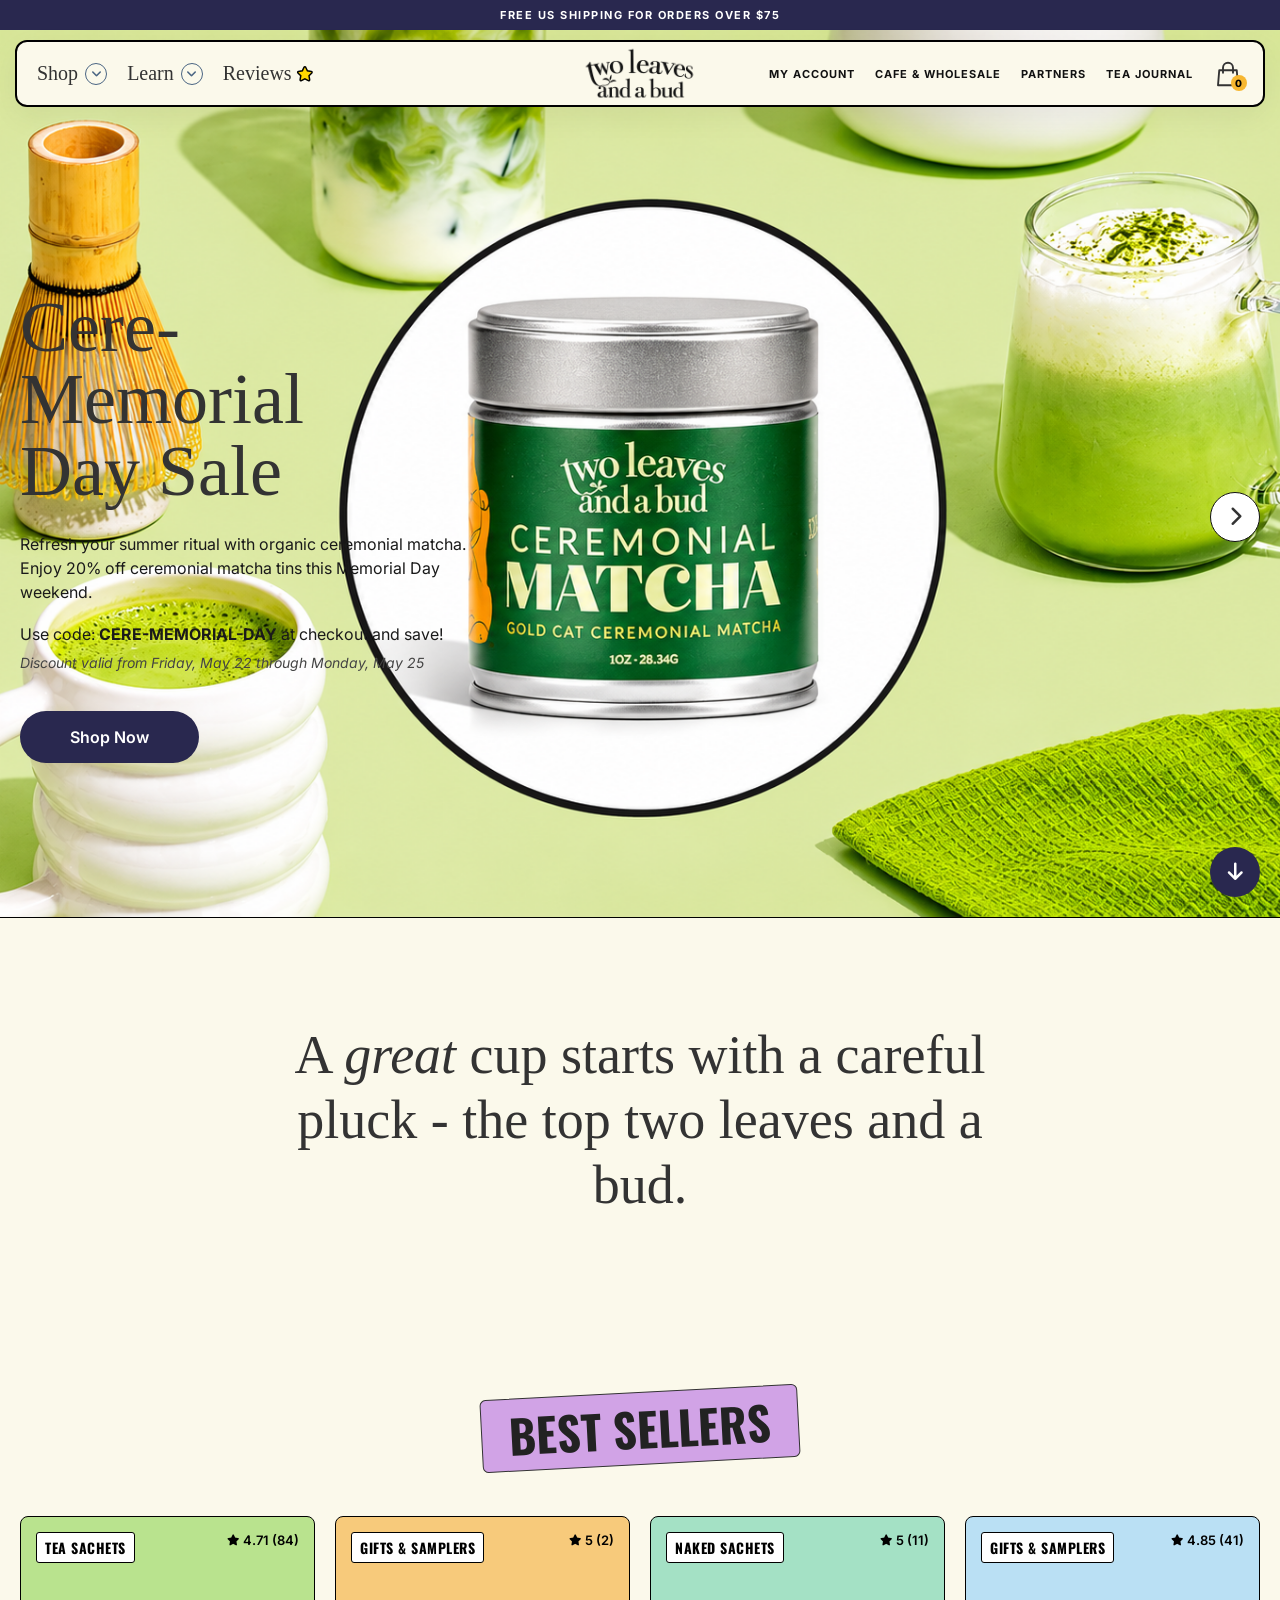
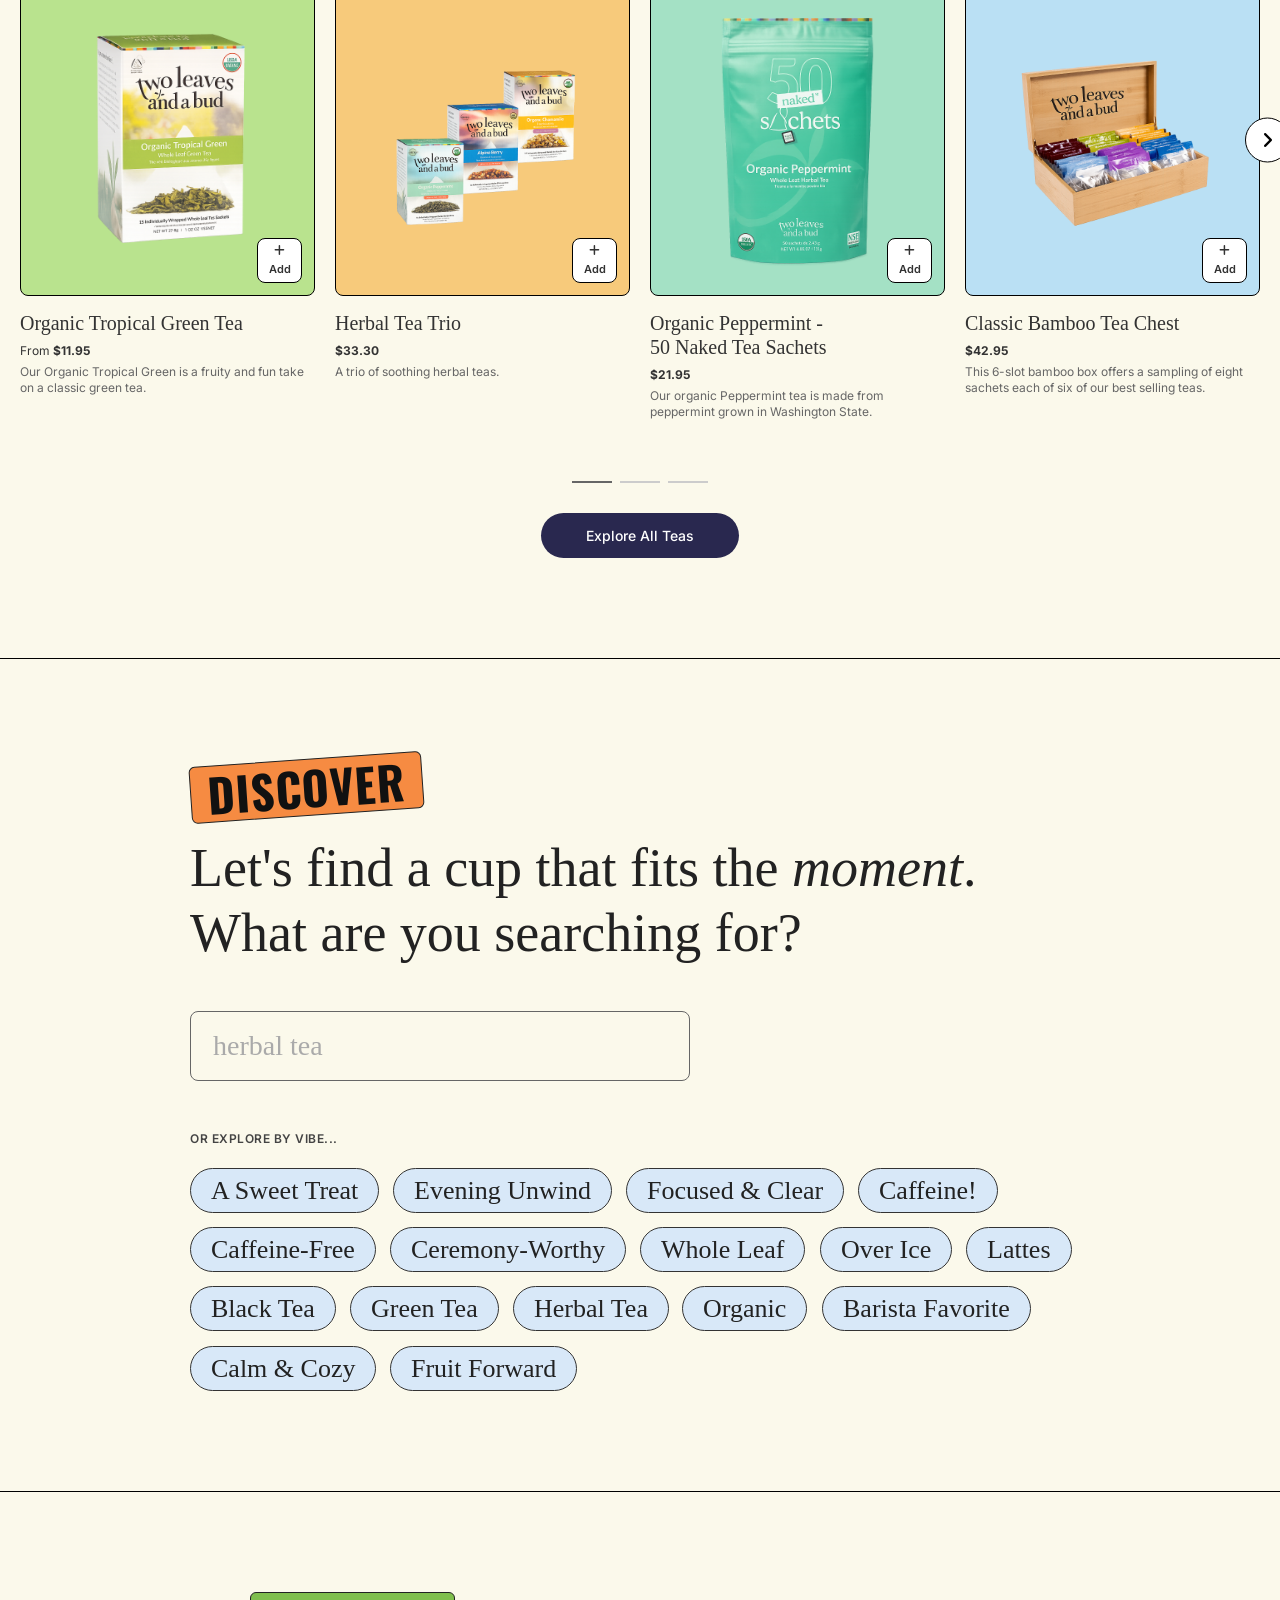
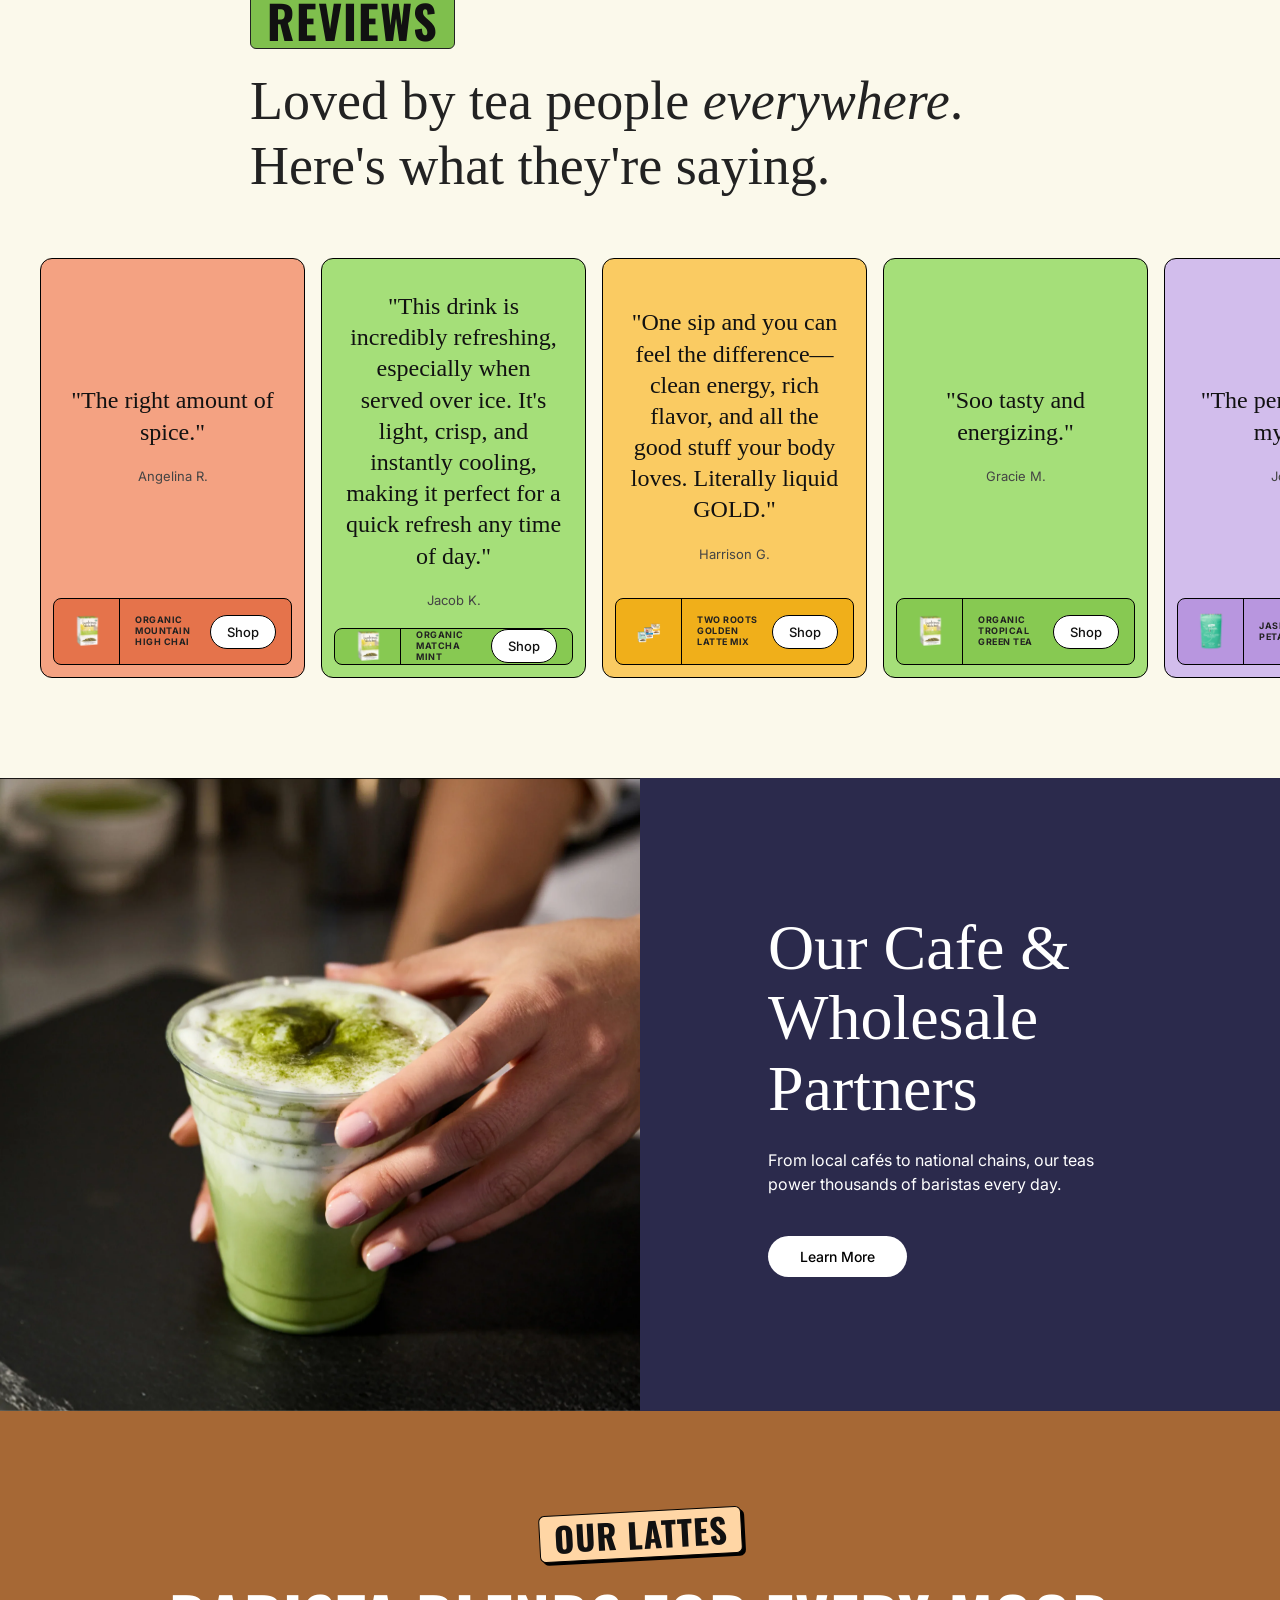
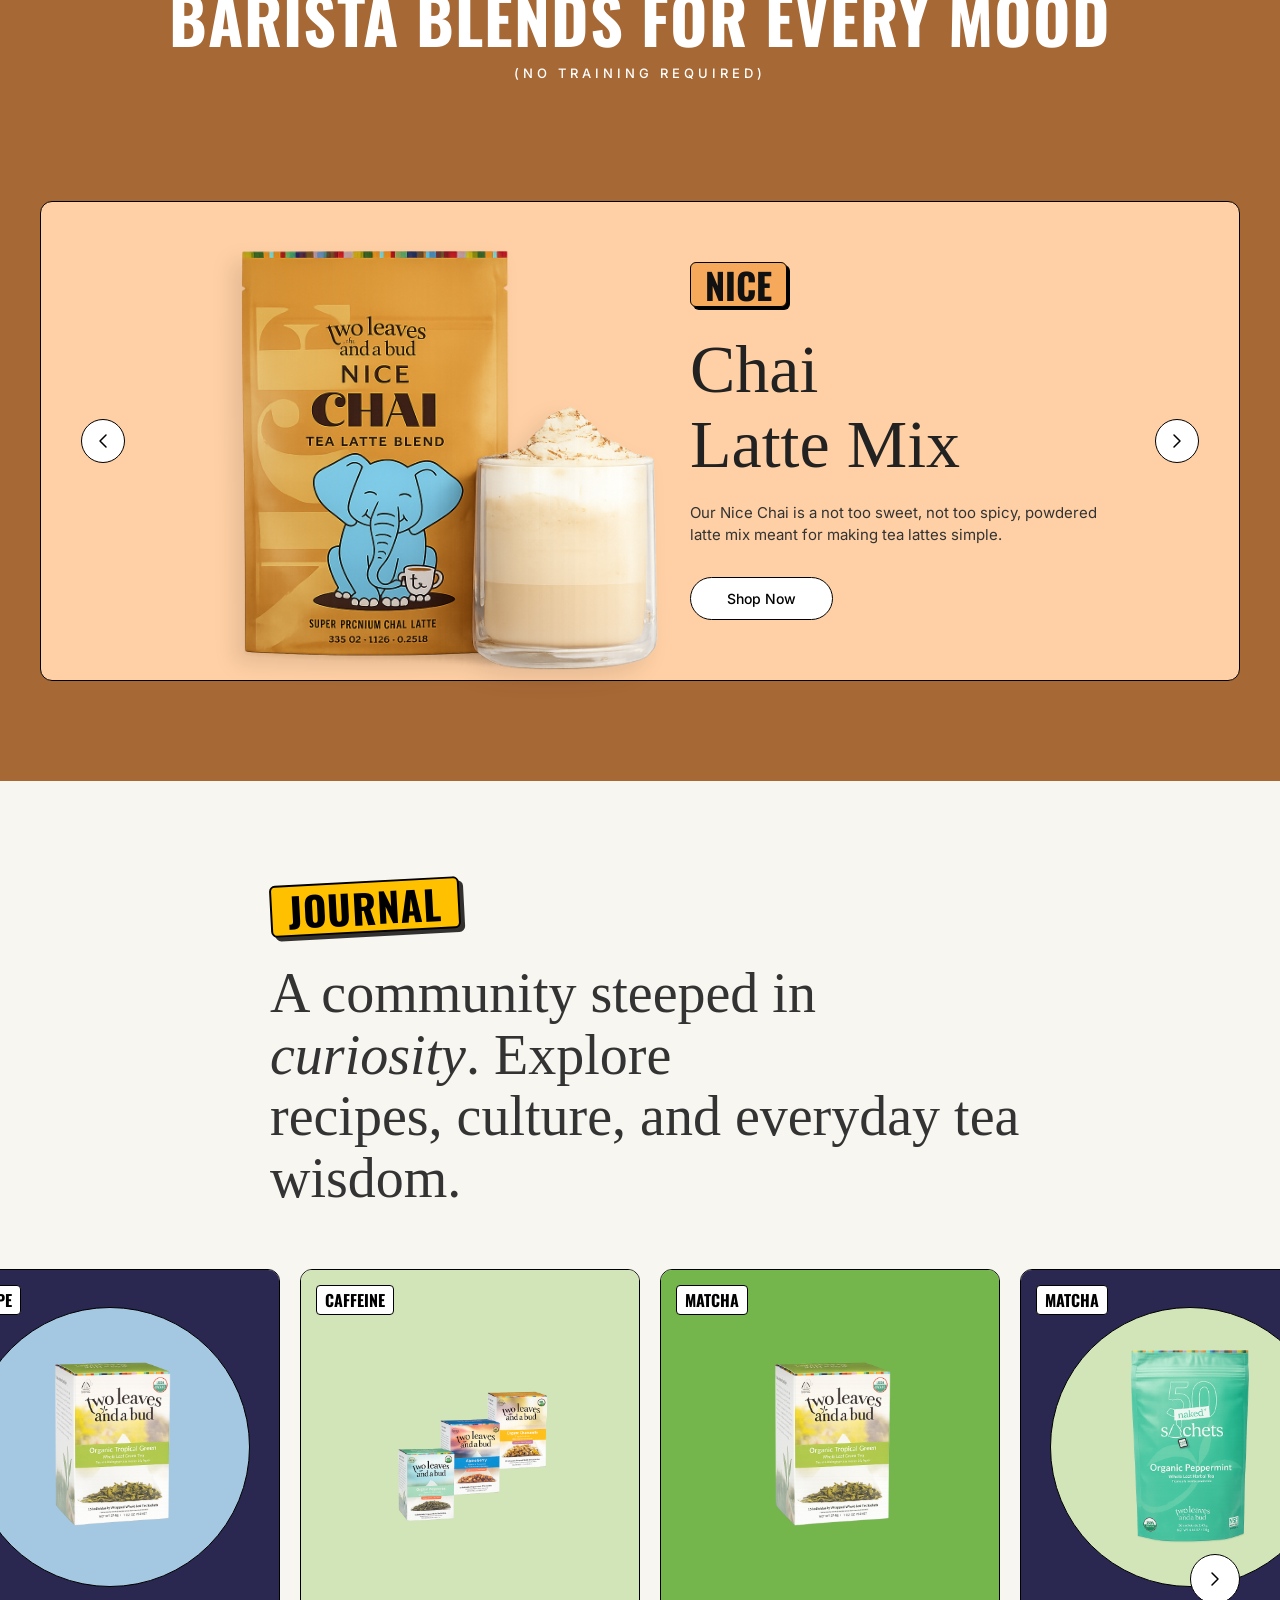
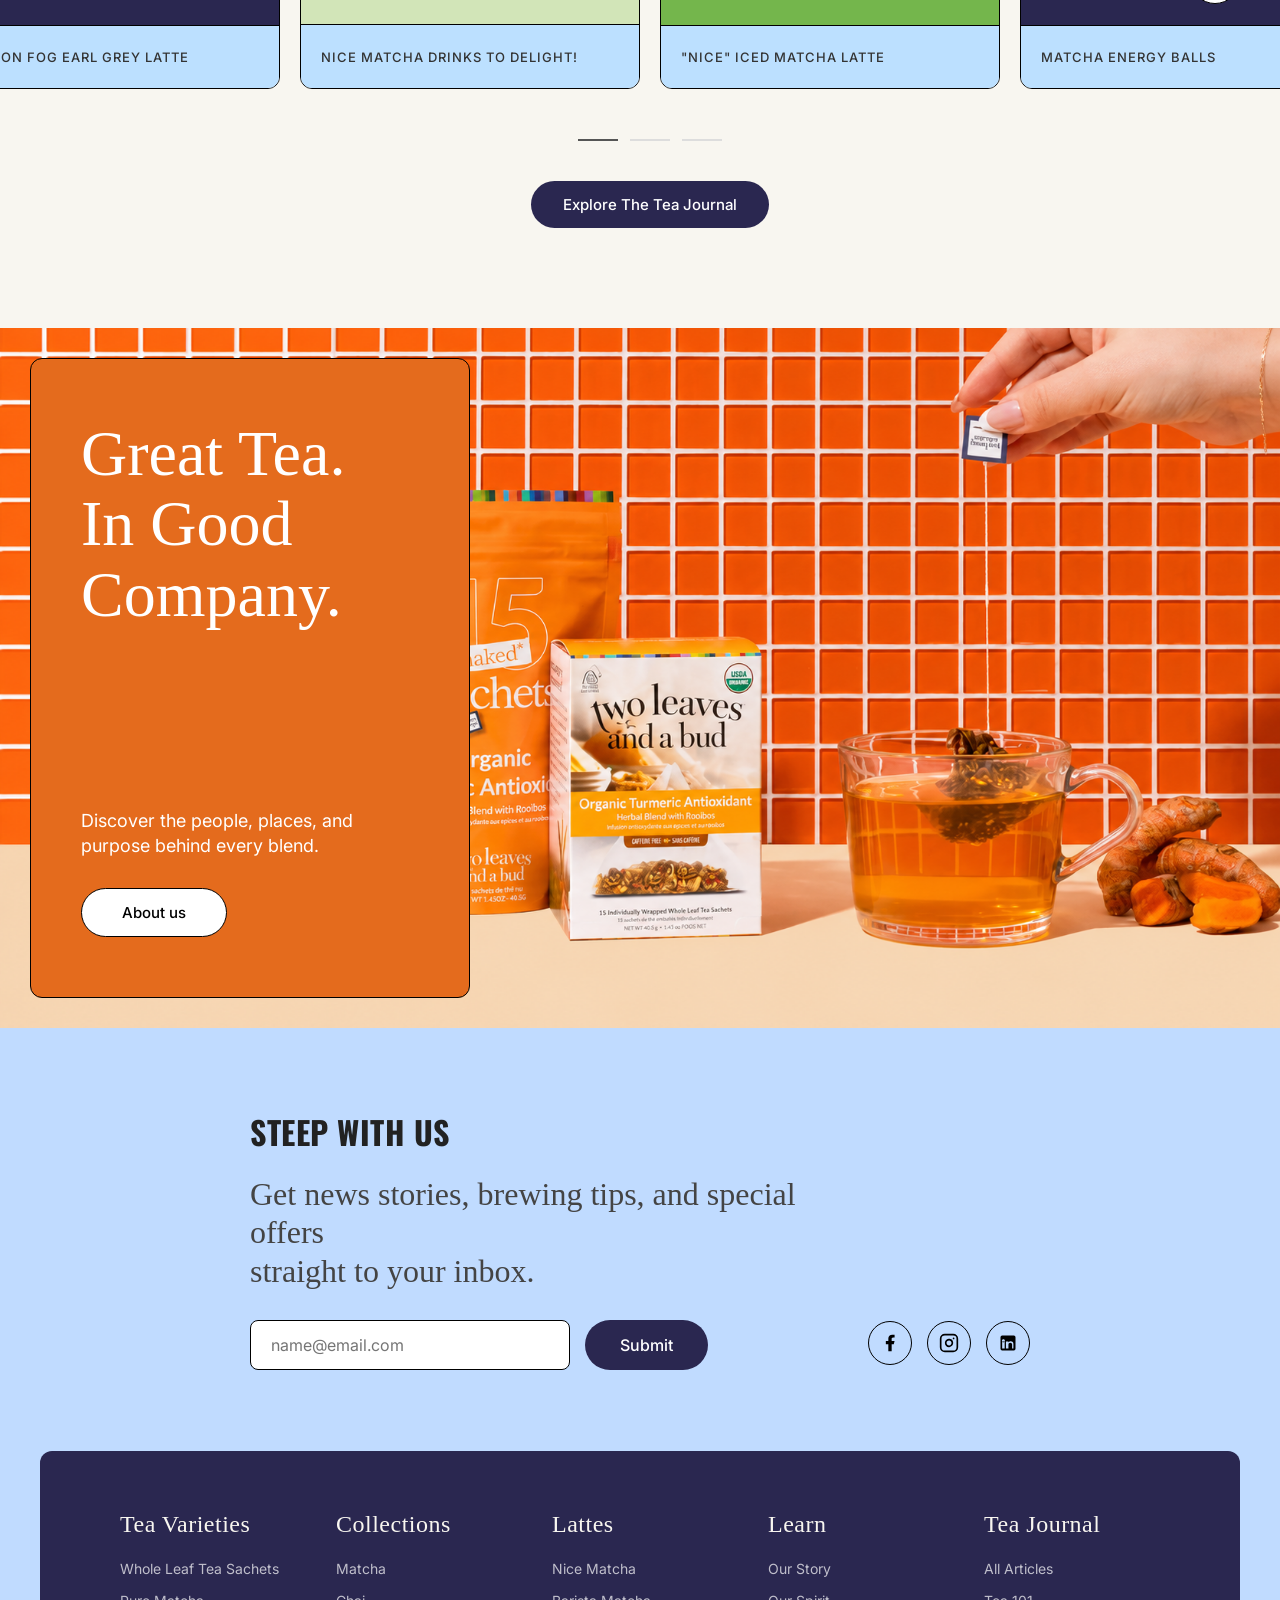
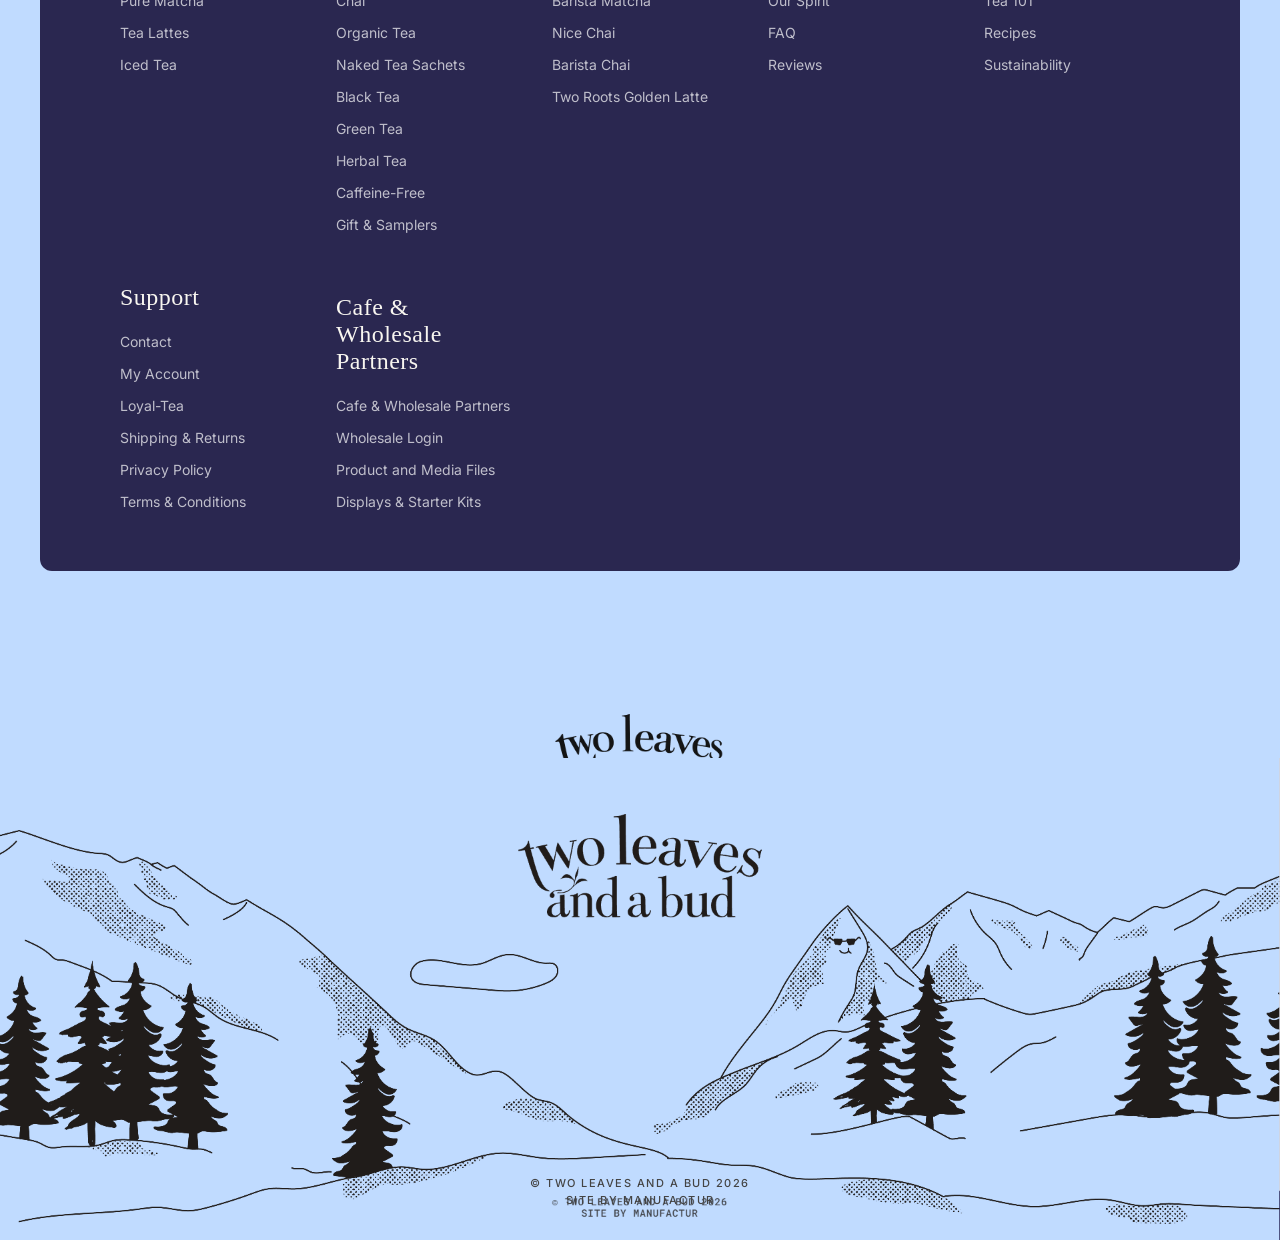
<file: Assignment 6/index.html>
<!DOCTYPE html>
<html lang="en">
<head>
    <meta charset="UTF-8">
    <meta name="viewport" content="width=device-width, initial-scale=1.0">
    <title>Two Leaves and a Bud - Replica</title>
    <link rel="stylesheet" href="style.css">
    <link rel="preconnect" href="https://fonts.googleapis.com">
    <link rel="preconnect" href="https://fonts.gstatic.com" crossorigin>
    <link href="https://fonts.googleapis.com/css2?family=Playfair+Display:ital,wght@0,400;0,600;1,400&family=Inter:wght@400;500;600;700&family=Oswald:wght@700&display=swap" rel="stylesheet">
    
    <link rel="stylesheet" href="https://cdnjs.cloudflare.com/ajax/libs/font-awesome/6.4.0/css/all.min.css">
</head>
<body>
    <div class="top-banner">
        FREE US SHIPPING FOR ORDERS OVER $75
    </div>

    <nav class="navbar animate-on-scroll">
        <button class="mobile-menu-btn">
            <svg width="34" height="22" viewBox="0 0 34 22" fill="none" xmlns="http://www.w3.org/2000/svg">
                <path d="M0 1H34M0 11H34M0 21H34" stroke="#333" stroke-width="1.2"/>
            </svg>
        </button>
        
        <div class="nav-left desktop-only">
            <a href="#">Shop <i class="fa-solid fa-angle-down" style="border: 1.5px solid #4A6583; border-radius: 50%; width: 22px; height: 22px; display: flex; align-items: center; justify-content: center; font-size: 12px; color: #4A6583; margin-left: 2px;"></i></a>
            <a href="#">Learn <i class="fa-solid fa-angle-down" style="border: 1.5px solid #4A6583; border-radius: 50%; width: 22px; height: 22px; display: flex; align-items: center; justify-content: center; font-size: 12px; color: #4A6583; margin-left: 2px;"></i></a>
            <a href="#">Reviews <i class="fa-solid fa-star" style="color: #FFD700; -webkit-text-stroke: 1.5px black;"></i></a>
        </div>
        
        <div class="nav-center">
            <img src="./assets/logo.png" alt="Two Leaves and a Bud Logo" class="logo-img">
        </div>

        <div class="nav-right">
            <a href="#" class="desktop-only">MY ACCOUNT</a>
            <a href="#" class="desktop-only">CAFE & WHOLESALE</a>
            <a href="#" class="desktop-only">PARTNERS</a>
            <a href="#" class="desktop-only">TEA JOURNAL</a>
            <a href="#" class="cart">
                <svg width="30" height="30" viewBox="0 0 24 24" fill="none" xmlns="http://www.w3.org/2000/svg">
                    <path d="M16 11V7C16 4.79086 14.2091 3 12 3C9.79086 3 8 4.79086 8 7V11M5 9H19L20 21H4L5 9Z" stroke="currentColor" stroke-width="1.5" stroke-linecap="round" stroke-linejoin="round"/>
                </svg>
                <span class="cart-badge">0</span>
            </a>
        </div>
    </nav>

    
    <div class="mobile-menu-overlay">
        <div class="mobile-menu-header">
            <button class="close-menu-btn"><i class="fa-solid fa-xmark"></i></button>
        </div>
        <div class="mobile-menu-links">
            <a href="#">Shop</a>
            <a href="#">Learn</a>
            <a href="#">Reviews</a>
            <a href="#">My Account</a>
            <a href="#">Cafe & Wholesale</a>
            <a href="#">Partners</a>
            <a href="#">Tea Journal</a>
        </div>
    </div>

    <div class="hero-wrapper">

    <main class="hero-section">
        <div class="hero-content">
            <h1 class="hero-title">
                Cere-<br>
                Memorial<br>
                Day Sale
                <button class="nav-arrow right-arrow mobile-arrow"><i class="fa-solid fa-angle-right"></i></button>
            </h1>
            <p class="hero-subtitle">
                Refresh your summer ritual with organic ceremonial matcha.<br>
                Enjoy 20% off ceremonial matcha tins this Memorial Day<br>
                weekend.
            </p>
            <p class="hero-promo">
                Use code: <strong>CERE-MEMORIAL-DAY</strong> at checkout and save!
            </p>
            <p class="hero-disclaimer">
                <em>Discount valid from Friday, May 22 through Monday, May 25</em>
            </p>
            <button class="shop-now-btn">Shop Now</button>
        </div>

        
        <button class="nav-arrow right-arrow desktop-arrow"><i class="fa-solid fa-chevron-right"></i></button>
        <button class="nav-arrow down-arrow desktop-arrow"><i class="fa-solid fa-arrow-down"></i></button>
    </main>
    </div>

    <section class="intro-section">
        <h2 class="intro-text">A <em>great</em> cup starts with a careful<br>pluck - the top two leaves and a bud.</h2>
    </section>

    <section class="bestsellers-section">
        <div class="bestsellers-badge-container">
            <div class="bestsellers-badge">BEST SELLERS</div>
        </div>

        <div class="carousel-container">
            <button class="carousel-arrow right-arrow-carousel"><i class="fa-solid fa-angle-right"></i></button>
            
            <div class="cards-wrapper">
                
                <div class="product-item">
                    <div class="product-card" style="background-color: #b9e38e;">
                        <div class="card-header">
                            <span class="category-tag">TEA SACHETS</span>
                            <span class="rating"><i class="fa-solid fa-star"></i> 4.71 (84)</span>
                        </div>
                        <div class="product-image-container">
                            <img src="./assets/product1.png" alt="Organic Tropical Green Tea" class="product-img">
                        </div>
                        <button class="add-btn"><i class="fa-solid fa-plus"></i><span>Add</span></button>
                    </div>
                    <div class="product-info">
                        <h3 class="product-title">Organic Tropical Green Tea</h3>
                        <p class="product-price">From <strong>$11.95</strong></p>
                        <p class="product-desc">Our Organic Tropical Green is a fruity and fun take on a classic green tea.</p>
                    </div>
                </div>

                
                <div class="product-item">
                    <div class="product-card" style="background-color: #f7ca7b;">
                        <div class="card-header">
                            <span class="category-tag">GIFTS & SAMPLERS</span>
                            <span class="rating"><i class="fa-solid fa-star"></i> 5 (2)</span>
                        </div>
                        <div class="product-image-container">
                            <img src="./assets/product2.png" alt="Herbal Tea Trio" class="product-img">
                        </div>
                        <button class="add-btn"><i class="fa-solid fa-plus"></i><span>Add</span></button>
                    </div>
                    <div class="product-info">
                        <h3 class="product-title">Herbal Tea Trio</h3>
                        <p class="product-price"><strong>$33.30</strong></p>
                        <p class="product-desc">A trio of soothing herbal teas.</p>
                    </div>
                </div>

                
                <div class="product-item">
                    <div class="product-card" style="background-color: #a4e1c5;">
                        <div class="card-header">
                            <span class="category-tag">NAKED SACHETS</span>
                            <span class="rating"><i class="fa-solid fa-star"></i> 5 (11)</span>
                        </div>
                        <div class="product-image-container">
                            <img src="./assets/product3.png" alt="Organic Peppermint" class="product-img">
                        </div>
                        <button class="add-btn"><i class="fa-solid fa-plus"></i><span>Add</span></button>
                    </div>
                    <div class="product-info">
                        <h3 class="product-title">Organic Peppermint -<br>50 Naked Tea Sachets</h3>
                        <p class="product-price"><strong>$21.95</strong></p>
                        <p class="product-desc">Our organic Peppermint tea is made from peppermint grown in Washington State.</p>
                    </div>
                </div>

                
                <div class="product-item">
                    <div class="product-card" style="background-color: #bae0f4;">
                        <div class="card-header">
                            <span class="category-tag">GIFTS & SAMPLERS</span>
                            <span class="rating"><i class="fa-solid fa-star"></i> 4.85 (41)</span>
                        </div>
                        <div class="product-image-container">
                            <img src="./assets/product4.png" alt="Classic Bamboo Tea Chest" class="product-img">
                        </div>
                        <button class="add-btn"><i class="fa-solid fa-plus"></i><span>Add</span></button>
                    </div>
                    <div class="product-info">
                        <h3 class="product-title">Classic Bamboo Tea Chest</h3>
                        <p class="product-price"><strong>$42.95</strong></p>
                        <p class="product-desc">This 6-slot bamboo box offers a sampling of eight sachets each of six of our best selling teas.</p>
                    </div>
                </div>
            </div>

            <div class="pagination-dots">
                <span class="dot active"></span>
                <span class="dot"></span>
                <span class="dot"></span>
            </div>
            
            <div class="explore-btn-container">
                <a href="#" class="explore-btn">Explore All Teas</a>
            </div>
        </div>
    </section>

    
    <section class="discover-section">
        <div class="discover-container">
            <div class="discover-badge-wrapper">
                <div class="discover-badge">DISCOVER</div>
            </div>
            
            <h2 class="discover-heading">
                Let's find a cup that fits the <em>moment</em>.<br>
                What are you searching for?
            </h2>
            
            <div class="search-box">
                <input type="text" placeholder="herbal tea">
            </div>

            <p class="explore-label">OR EXPLORE BY VIBE...</p>
            
            <div class="vibe-tags">
                <a href="#" class="vibe-tag">A Sweet Treat</a>
                <a href="#" class="vibe-tag">Evening Unwind</a>
                <a href="#" class="vibe-tag">Focused & Clear</a>
                <a href="#" class="vibe-tag">Caffeine!</a>
                <a href="#" class="vibe-tag">Caffeine-Free</a>
                <a href="#" class="vibe-tag">Ceremony-Worthy</a>
                <a href="#" class="vibe-tag">Whole Leaf</a>
                <a href="#" class="vibe-tag">Over Ice</a>
                <a href="#" class="vibe-tag">Lattes</a>
                <a href="#" class="vibe-tag">Black Tea</a>
                <a href="#" class="vibe-tag">Green Tea</a>
                <a href="#" class="vibe-tag">Herbal Tea</a>
                <a href="#" class="vibe-tag">Organic</a>
                <a href="#" class="vibe-tag">Barista Favorite</a>
                <a href="#" class="vibe-tag">Calm & Cozy</a>
                <a href="#" class="vibe-tag">Fruit Forward</a>
            </div>
        </div>
    </section>

    
    <section class="reviews-section">
        <div class="reviews-header-container">
            <div class="reviews-badge-wrapper">
                <div class="reviews-badge">REVIEWS</div>
            </div>
            <h2 class="reviews-heading">
                Loved by tea people <em>everywhere</em>.<br>
                Here's what they're saying.
            </h2>
        </div>

        <div class="reviews-carousel-container">
            <div class="reviews-cards-wrapper">
                
                <div class="review-card" style="background-color: #f4a282;">
                    <div class="review-content-top">
                        <p class="review-text">"The right amount of spice."</p>
                        <p class="reviewer-name">Angelina R.</p>
                    </div>
                    <div class="review-product-box" style="background-color: #e5734b;">
                        <div class="review-product-img-wrapper">
                            <img src="./assets/product1.png" alt="Organic Mountain High Chai" class="review-product-img">
                        </div>
                        <div class="review-product-info">
                            <span class="review-product-name">ORGANIC<br>MOUNTAIN<br>HIGH CHAI</span>
                            <a href="#" class="review-shop-btn">Shop</a>
                        </div>
                    </div>
                </div>

                
                <div class="review-card" style="background-color: #a5df79;">
                    <div class="review-content-top">
                        <p class="review-text">"This drink is incredibly refreshing, especially when served over ice. It's light, crisp, and instantly cooling, making it perfect for a quick refresh any time of day."</p>
                        <p class="reviewer-name">Jacob K.</p>
                    </div>
                    <div class="review-product-box" style="background-color: #87c952;">
                        <div class="review-product-img-wrapper">
                            <img src="./assets/product1.png" alt="Organic Matcha Mint" class="review-product-img">
                        </div>
                        <div class="review-product-info">
                            <span class="review-product-name">ORGANIC<br>MATCHA<br>MINT</span>
                            <a href="#" class="review-shop-btn">Shop</a>
                        </div>
                    </div>
                </div>

                
                <div class="review-card" style="background-color: #facb62;">
                    <div class="review-content-top">
                        <p class="review-text">"One sip and you can feel the difference—clean energy, rich flavor, and all the good stuff your body loves. Literally liquid GOLD."</p>
                        <p class="reviewer-name">Harrison G.</p>
                    </div>
                    <div class="review-product-box" style="background-color: #f0af1a;">
                        <div class="review-product-img-wrapper">
                            <img src="./assets/product2.png" alt="Two Roots Golden Latte Mix" class="review-product-img">
                        </div>
                        <div class="review-product-info">
                            <span class="review-product-name">TWO ROOTS<br>GOLDEN<br>LATTE MIX</span>
                            <a href="#" class="review-shop-btn">Shop</a>
                        </div>
                    </div>
                </div>

                
                <div class="review-card" style="background-color: #a5df79;">
                    <div class="review-content-top">
                        <p class="review-text">"Soo tasty and energizing."</p>
                        <p class="reviewer-name">Gracie M.</p>
                    </div>
                    <div class="review-product-box" style="background-color: #87c952;">
                        <div class="review-product-img-wrapper">
                            <img src="./assets/product1.png" alt="Organic Tropical Green Tea" class="review-product-img">
                        </div>
                        <div class="review-product-info">
                            <span class="review-product-name">ORGANIC<br>TROPICAL<br>GREEN TEA</span>
                            <a href="#" class="review-shop-btn">Shop</a>
                        </div>
                    </div>
                </div>

                
                <div class="review-card" style="background-color: #d2bdec;">
                    <div class="review-content-top">
                        <p class="review-text">"The perfect start to my day."</p>
                        <p class="reviewer-name">Jorge F.</p>
                    </div>
                    <div class="review-product-box" style="background-color: #b896df;">
                        <div class="review-product-img-wrapper">
                            <img src="./assets/product3.png" alt="Jasmine Petal" class="review-product-img">
                        </div>
                        <div class="review-product-info">
                            <span class="review-product-name">JASMINE<br>PETAL</span>
                            <a href="#" class="review-shop-btn">Shop</a>
                        </div>
                    </div>
                </div>
            </div>
        </div>
    </section>

    
    <section class="cafe-section">
        <div class="cafe-image-col">
            <img src="./assets/our-cafe.png" alt="Our Cafe & Wholesale Partners" class="cafe-img">
        </div>
        <div class="cafe-content-col">
            <h2 class="cafe-heading">Our Cafe &<br>Wholesale Partners</h2>
            <p class="cafe-desc">From local cafés to national chains, our teas<br>power thousands of baristas every day.</p>
            <a href="#" class="cafe-btn">Learn More</a>
        </div>
    </section>

    
    <section class="lattes-section">
        <div class="lattes-header">
            <div class="lattes-badge">OUR LATTES</div>
            <h2 class="lattes-heading">BARISTA BLENDS FOR EVERY MOOD</h2>
            <p class="lattes-subheading">(NO TRAINING REQUIRED)</p>
        </div>

        <div class="lattes-carousel-container">
            <div class="latte-card">
                <button class="latte-nav left-nav">
                    <svg width="24" height="24" viewBox="0 0 24 24" fill="none" stroke="currentColor" stroke-width="1.5" stroke-linecap="round" stroke-linejoin="round"><path d="M15 18l-6-6 6-6"/></svg>
                </button>

                <div class="latte-card-left">
                    <img src="./assets/chai.png" alt="Nice Chai Latte Blend" class="latte-product-img">
                </div>
                <div class="latte-card-right">
                    <div class="latte-nice-badge">NICE</div>
                    <h3 class="latte-title">Chai<br>Latte Mix</h3>
                    <p class="latte-desc">Our Nice Chai is a not too sweet, not too spicy, powdered latte mix meant for making tea lattes simple.</p>
                    <a href="#" class="latte-shop-btn">Shop Now</a>
                </div>

                <button class="latte-nav right-nav">
                    <svg width="24" height="24" viewBox="0 0 24 24" fill="none" stroke="currentColor" stroke-width="1.5" stroke-linecap="round" stroke-linejoin="round"><path d="M9 18l6-6-6-6"/></svg>
                </button>
            </div>
        </div>
    </section>

    
    <section class="journal-section">
        <div class="journal-header">
            <div class="journal-badge">JOURNAL</div>
            <h2 class="journal-desc">A community steeped in <em>curiosity</em>. Explore<br>recipes, culture, and everyday tea wisdom.</h2>
        </div>

        <div class="journal-carousel-wrapper">
            
            <div class="journal-card">
                <div class="journal-card-top" style="background-color: #2a2750;">
                    <div class="journal-category-badge">RECIPE</div>
                    <div class="journal-circle" style="background-color: #a4c8e1;"></div>
                    <img src="./assets/product1.png" alt="Recipe" class="journal-placeholder-img">
                </div>
                <div class="journal-card-bottom" style="background-color: #bce0ff;">
                    <span class="journal-card-title">LONDON FOG EARL GREY LATTE</span>
                </div>
            </div>

            
            <div class="journal-card">
                <div class="journal-card-top" style="background-color: #d2e5b8;">
                    <div class="journal-category-badge">CAFFEINE</div>
                    <img src="./assets/product2.png" alt="Caffeine" class="journal-placeholder-img">
                </div>
                <div class="journal-card-bottom" style="background-color: #bce0ff;">
                    <span class="journal-card-title">NICE MATCHA DRINKS TO DELIGHT!</span>
                </div>
            </div>

            
            <div class="journal-card">
                <div class="journal-card-top" style="background-color: #74b64c;">
                    <div class="journal-category-badge">MATCHA</div>
                    <img src="./assets/product1.png" alt="Matcha" class="journal-placeholder-img">
                </div>
                <div class="journal-card-bottom" style="background-color: #bce0ff;">
                    <span class="journal-card-title">"NICE" ICED MATCHA LATTE</span>
                </div>
            </div>

            
            <div class="journal-card">
                <div class="journal-card-top" style="background-color: #2a2750;">
                    <div class="journal-category-badge">MATCHA</div>
                    <div class="journal-circle" style="background-color: #d2e5b8;"></div>
                    <img src="./assets/product3.png" alt="Matcha Whisk" class="journal-placeholder-img">
                </div>
                <div class="journal-card-bottom" style="background-color: #bce0ff;">
                    <span class="journal-card-title">MATCHA ENERGY BALLS</span>
                </div>
            </div>

            <button class="journal-nav right-nav">
                <svg width="24" height="24" viewBox="0 0 24 24" fill="none" stroke="currentColor" stroke-width="1.5" stroke-linecap="round" stroke-linejoin="round"><path d="M9 18l6-6-6-6"/></svg>
            </button>
        </div>

        
        <div class="journal-footer">
            <div class="journal-indicators">
                <span class="indicator active"></span>
                <span class="indicator"></span>
                <span class="indicator"></span>
            </div>
            <a href="#" class="journal-explore-btn">Explore The Tea Journal</a>
        </div>
    </section>

    
    <section class="about-section">
        <div class="about-card">
            <h2 class="about-heading">Great Tea.<br>In Good<br>Company.</h2>
            
            <div class="about-bottom-content">
                <p class="about-desc">Discover the people, places, and<br>purpose behind every blend.</p>
                <a href="#" class="about-btn">About us</a>
            </div>
        </div>
    </section>

    
    <section class="newsletter-section">
        <div class="newsletter-container">
            <div class="newsletter-left">
                <h2 class="newsletter-heading">STEEP WITH US</h2>
                <p class="newsletter-desc">Get news stories, brewing tips, and special offers<br>straight to your inbox.</p>
                <form class="newsletter-form">
                    <input type="email" placeholder="name@email.com" class="newsletter-input">
                    <button type="submit" class="newsletter-submit">Submit</button>
                </form>
            </div>
            <div class="newsletter-right">
                <a href="#" class="social-icon">
                    <svg width="20" height="20" viewBox="0 0 24 24" fill="currentColor"><path d="M14 13.5h2.5l1-4H14v-2c0-1.03 0-2 2-2h1.5V2.14c-.326-.043-1.557-.14-2.857-.14C11.928 2 10 3.657 10 6.7v2.8H7v4h3V22h4v-8.5z"/></svg>
                </a>
                <a href="#" class="social-icon">
                    <svg width="20" height="20" viewBox="0 0 24 24" fill="none" stroke="currentColor" stroke-width="2" stroke-linecap="round" stroke-linejoin="round"><rect x="2" y="2" width="20" height="20" rx="5" ry="5"></rect><path d="M16 11.37A4 4 0 1 1 12.63 8 4 4 0 0 1 16 11.37z"></path><line x1="17.5" y1="6.5" x2="17.51" y2="6.5"></line></svg>
                </a>
                <a href="#" class="social-icon">
                    <svg width="20" height="20" viewBox="0 0 24 24" fill="currentColor"><path d="M19 3a2 2 0 0 1 2 2v14a2 2 0 0 1-2 2H5a2 2 0 0 1-2-2V5a2 2 0 0 1 2-2h14m-.5 15.5v-5.3a3.26 3.26 0 0 0-3.26-3.26c-1.4 0-2.32.8-2.71 1.51v-1.2h-3v8.25h3v-4.58c0-1.22.99-2.2 2.2-2.2 1.21 0 2.2.98 2.2 2.2v4.58h3M6.5 7.5c-1 0-1.8.8-1.8 1.8 0 .99.8 1.8 1.8 1.8 1 .01 1.8-.8 1.8-1.8 0-1-.8-1.8-1.8-1.8m-1.5 11h3v-8.25H5v8.25"/></svg>
                </a>
            </div>
        </div>
    </section>

    
    <footer class="main-footer">
        <div class="footer-container">
            
            <div class="footer-col">
                <div class="footer-block">
                    <h3 class="footer-heading">Tea Varieties</h3>
                    <ul class="footer-links">
                        <li><a href="#">Whole Leaf Tea Sachets</a></li>
                        <li><a href="#">Pure Matcha</a></li>
                        <li><a href="#">Tea Lattes</a></li>
                        <li><a href="#">Iced Tea</a></li>
                    </ul>
                </div>
                <div class="footer-block mt-auto">
                    <h3 class="footer-heading">Support</h3>
                    <ul class="footer-links">
                        <li><a href="#">Contact</a></li>
                        <li><a href="#">My Account</a></li>
                        <li><a href="#">Loyal-Tea</a></li>
                        <li><a href="#">Shipping & Returns</a></li>
                        <li><a href="#">Privacy Policy</a></li>
                        <li><a href="#">Terms & Conditions</a></li>
                    </ul>
                </div>
            </div>

            
            <div class="footer-col">
                <div class="footer-block">
                    <h3 class="footer-heading">Collections</h3>
                    <ul class="footer-links">
                        <li><a href="#">Matcha</a></li>
                        <li><a href="#">Chai</a></li>
                        <li><a href="#">Organic Tea</a></li>
                        <li><a href="#">Naked Tea Sachets</a></li>
                        <li><a href="#">Black Tea</a></li>
                        <li><a href="#">Green Tea</a></li>
                        <li><a href="#">Herbal Tea</a></li>
                        <li><a href="#">Caffeine-Free</a></li>
                        <li><a href="#">Gift & Samplers</a></li>
                    </ul>
                </div>
                <div class="footer-block mt-auto">
                    <h3 class="footer-heading">Cafe & Wholesale Partners</h3>
                    <ul class="footer-links">
                        <li><a href="#">Cafe & Wholesale Partners</a></li>
                        <li><a href="#">Wholesale Login</a></li>
                        <li><a href="#">Product and Media Files</a></li>
                        <li><a href="#">Displays & Starter Kits</a></li>
                    </ul>
                </div>
            </div>

            
            <div class="footer-col">
                <div class="footer-block">
                    <h3 class="footer-heading">Lattes</h3>
                    <ul class="footer-links">
                        <li><a href="#">Nice Matcha</a></li>
                        <li><a href="#">Barista Matcha</a></li>
                        <li><a href="#">Nice Chai</a></li>
                        <li><a href="#">Barista Chai</a></li>
                        <li><a href="#">Two Roots Golden Latte</a></li>
                    </ul>
                </div>
            </div>

            
            <div class="footer-col">
                <div class="footer-block">
                    <h3 class="footer-heading">Learn</h3>
                    <ul class="footer-links">
                        <li><a href="#">Our Story</a></li>
                        <li><a href="#">Our Spirit</a></li>
                        <li><a href="#">FAQ</a></li>
                        <li><a href="#">Reviews</a></li>
                    </ul>
                </div>
            </div>

            
            <div class="footer-col">
                <div class="footer-block">
                    <h3 class="footer-heading">Tea Journal</h3>
                    <ul class="footer-links">
                        <li><a href="#">All Articles</a></li>
                        <li><a href="#">Tea 101</a></li>
                        <li><a href="#">Recipes</a></li>
                        <li><a href="#">Sustainability</a></li>
                    </ul>
                </div>
            </div>
        </div>

        
        <div class="footer-image-wrapper">
            <img src="./assets/logo.png" alt="Two leaves and a bud logo" class="footer-large-logo">
            <img src="./assets/footer.png" alt="Two Leaves and a Bud Illustration" class="footer-bottom-img">
            <div class="footer-copyright">
                &copy; TWO LEAVES AND A BUD 2026<br>
                SITE BY MANUFACTUR
            </div>
        </div>
    </footer>

    
    <script>
        document.addEventListener("DOMContentLoaded", () => {
            // Mobile Menu Toggle
            const mobileMenuBtn = document.querySelector('.mobile-menu-btn');
            const closeMenuBtn = document.querySelector('.close-menu-btn');
            const mobileMenuOverlay = document.querySelector('.mobile-menu-overlay');

            mobileMenuBtn.addEventListener('click', () => {
                mobileMenuOverlay.classList.add('active');
                document.body.style.overflow = 'hidden'; // Prevent scrolling
            });

            closeMenuBtn.addEventListener('click', () => {
                mobileMenuOverlay.classList.remove('active');
                document.body.style.overflow = 'auto';
            });

            // Select major elements to animate on scroll
            const selectors = [
                '.hero-heading', '.hero-buttons', '.marquee-container', 
                '.products-header', '.product-card', '.vibe-tag', 
                '.reviews-badge', '.reviews-heading', '.review-card', 
                '.latte-header', '.latte-card', 
                '.cafe-image-col', '.cafe-text-col', 
                '.journal-header', '.journal-card', 
                '.about-card', '.newsletter-container', '.main-footer'
            ];
            
            const elementsToAnimate = document.querySelectorAll(selectors.join(', '));
            
            // Add the base animation class to all selected elements
            elementsToAnimate.forEach(el => el.classList.add('animate-on-scroll'));

            // Setup Intersection Observer
            const observer = new IntersectionObserver((entries) => {
                entries.forEach(entry => {
                    if (entry.isIntersecting) {
                        entry.target.classList.add('is-visible');
                        // Unobserve after animating so it only animates once per load
                        observer.unobserve(entry.target);
                    }
                });
            }, { 
                threshold: 0.1, // Trigger when 10% of the element is visible
                rootMargin: "0px 0px -50px 0px" // Trigger slightly before it hits the very bottom
            });

            // Start observing
            document.querySelectorAll('.animate-on-scroll').forEach(el => {
                observer.observe(el);
            });
        });
    </script>
</body>
</html>
</file>
<file: Assignment 6/style.css>
* {
    margin: 0;
    padding: 0;
    box-sizing: border-box;
}

body {
    font-family: 'Inter', sans-serif;
    background-color: #FBF9EB; 
    overflow-x: hidden;
}


.top-banner {
    background-color: #29284F;
    color: #ffffff;
    text-align: center;
    padding: 8px 10px;
    font-size: 11px;
    font-weight: 700;
    letter-spacing: 1.5px;
    text-transform: uppercase;
}


.navbar {
    display: flex;
    justify-content: space-between;
    align-items: center;
    background-color: #FBF9EB;
    border: 2px solid #000; 
    border-radius: 12px;
    margin: 10px auto; 
    padding: 0 20px; 
    box-shadow: 0 10px 30px rgba(0, 0, 0, 0.05); 
    position: sticky;
    top: 10px;
    z-index: 1000;
    flex-wrap: wrap;
    height: 67px;
    width: 1504.4px;
    max-width: calc(100% - 30px); 
}

.nav-left, .nav-right {
    display: flex;
    align-items: center;
    gap: 20px;
}

.nav-left a {
    text-decoration: none;
    color: #333;
    font-size: 20px; 
    font-family: 'Bodoni MT', 'Bodoni', serif;
    font-weight: 400;
    display: flex;
    align-items: center;
    gap: 5px;
}

.nav-left a i {
    font-size: 10px;
    color: #888;
}


.nav-left a i.fa-star {
    font-size: 14px;
}

.nav-center {
    position: absolute;
    left: 50%;
    top: 50%;
    transform: translate(-50%, -50%);
    display: flex;
    justify-content: center;
    align-items: center;
}

.nav-center .logo-img {
    height: 120px; 
    width: auto;
    object-fit: contain;
    margin-top: 15px; 
}

.nav-right a {
    text-decoration: none;
    color: #111;
    font-size: 11px; 
    font-weight: 700;
    letter-spacing: 1px;
    text-transform: uppercase;
}

.nav-right a.cart {
    display: flex;
    align-items: center;
    position: relative;
}

.nav-right a.cart svg {
    color: #333;
}

.cart-badge {
    position: absolute;
    bottom: -2px;
    right: -4px;
    background-color: #f7b731;
    color: #000;
    font-size: 10px;
    font-weight: 800;
    width: 16px;
    height: 16px;
    display: flex;
    justify-content: center;
    align-items: center;
    border-radius: 50%;
}


.hero-wrapper {
    width: 100%;
    margin-top: -87px; 
    padding-top: 87px; 
    background-image: url('./assets/hero.png');
    background-size: cover;
    background-position: top center;
    background-repeat: no-repeat;
    display: flex;
    flex-direction: column;
    border-bottom: 1.5px solid #000; 
}

.hero-section {
    position: relative;
    width: 100%;
    max-width: 1504.4px;
    margin: 0 auto;
    min-height: calc(100vh - 100px);
    display: flex;
    align-items: center;
    padding: 0 20px; 
    padding-top: 20px;
}

.hero-content {
    max-width: 600px;
    color: #1a1a1a;
    padding-left: 0; 
}

.hero-title {
    font-family: 'Didot', 'Bodoni MT', 'Bodoni', serif; 
    font-size: 4.5rem; 
    font-weight: 100;
    -webkit-font-smoothing: antialiased;
    -moz-osx-font-smoothing: grayscale;
    line-height: 1;
    margin-bottom: 25px;
    color: #333; 
}

.hero-subtitle {
    font-size: 16px; 
    line-height: 1.5;
    margin-bottom: 20px;
    font-weight: 400;
}

.hero-promo {
    font-size: 16px; 
    margin-bottom: 10px;
}

.hero-promo strong {
    font-weight: 700;
}

.hero-disclaimer {
    font-size: 14px; 
    font-style: italic;
    margin-bottom: 30px;
    color: #444;
}

.shop-now-btn {
    background-color: #29284F;
    color: #ffffff;
    border: none;
    padding: 16px 50px;
    font-size: 16px;
    font-weight: 600;
    border-radius: 30px;
    cursor: pointer;
    font-family: 'Inter', sans-serif;
    transition: background-color 0.3s;
    margin-top: 10px;
}

.shop-now-btn:hover {
    background-color: #1f1e3c;
}



.nav-arrow {
    position: absolute;
    width: 50px;
    height: 50px;
    border-radius: 50%;
    display: flex;
    justify-content: center;
    align-items: center;
    cursor: pointer;
    font-size: 20px;
    transition: transform 0.2s;
}

.mobile-arrow {
    display: none; 
}

.nav-arrow:hover {
    transform: scale(1.05);
}

.right-arrow {
    top: 50%;
    right: 20px;
    transform: translateY(-50%);
    background-color: #ffffff;
    color: #333;
    border: 1px solid #111;
}

.right-arrow:hover {
    transform: translateY(-50%) scale(1.05);
}

.down-arrow {
    bottom: 20px;
    right: 20px;
    background-color: #29284F;
    color: #ffffff;
    border: none;
}


@media (max-width: 1024px) {
    .nav-left, .nav-right {
        gap: 10px;
    }
    .nav-left a {
        font-size: 13px;
    }
    .nav-right a {
        font-size: 10px;
    }
}

@media (max-width: 768px) {
    .navbar {
        flex-direction: column;
        gap: 15px;
    }
    .nav-center {
        position: relative;
        left: 0;
        transform: none;
    }
    .hero-content {
        padding-left: 0;
    }
    .nav-arrow {
        display: none; 
    }
}


.intro-section {
    padding-top: 105px;
    padding-bottom: 165px;
    text-align: center;
    background-color: #FBF9EB;
}

.intro-text {
    font-family: 'Reckless Condensed', 'Didot', 'Bodoni MT', serif;
    font-size: 54px; 
    font-weight: 100; 
    -webkit-font-smoothing: antialiased; 
    -moz-osx-font-smoothing: grayscale;
    color: #333; 
    line-height: 1.2;
    max-width: 712px; 
    margin: 0 auto;
}

.intro-text em {
    font-style: italic;
    font-weight: 400;
}


.bestsellers-section {
    position: relative;
    padding-bottom: 80px;
    background-color: #FBF9EB;
    overflow: hidden;
    border-bottom: 1.5px solid #000; 
}

.bestsellers-badge-container {
    display: flex;
    justify-content: center;
    margin-bottom: 40px;
    padding: 10px; 
}

.bestsellers-badge {
    width: 317.6px;
    display: flex;
    justify-content: center;
    align-items: center;
    background-color: #d1a3e6; 
    border: 1px solid #333; 
    color: #222; 
    font-family: 'Oswald', sans-serif;
    font-weight: 700;
    font-size: 46px; 
    letter-spacing: 0px;
    padding: 8px 0px; 
    line-height: 1.2; 
    border-radius: 6px;
    transform: rotate(-3deg);
    white-space: nowrap;
}

.carousel-container {
    position: relative;
    max-width: 1504.4px;
    margin: 0 auto;
    padding: 0 20px;
}

.cards-wrapper {
    display: flex;
    gap: 20px;
    overflow-x: auto;
    padding-bottom: 20px;
    scrollbar-width: none; 
}

.cards-wrapper::-webkit-scrollbar {
    display: none; 
}

.product-item {
    display: flex;
    flex-direction: column;
    width: calc(25% - 15px); 
    flex-shrink: 0;
}

.product-card {
    height: 380px;
    border: 1px solid #000;
    border-radius: 8px;
    display: flex;
    flex-direction: column;
    position: relative;
    overflow: hidden;
}

.card-header {
    display: flex;
    justify-content: space-between;
    align-items: flex-start;
    padding: 15px;
    width: 100%;
    z-index: 2;
}

.category-tag {
    background-color: #fff;
    border: 1.5px solid #000;
    font-family: 'Oswald', sans-serif;
    font-size: 14px;
    font-weight: 700;
    padding: 4px 8px;
    border-radius: 3px;
    letter-spacing: 0.5px;
}

.rating {
    font-size: 13px;
    font-weight: 600;
    display: flex;
    align-items: center;
    gap: 4px;
}

.rating i {
    font-size: 11px;
}

.product-image-container {
    flex-grow: 1;
    display: flex;
    justify-content: center;
    align-items: center;
    padding: 5px; 
}

.product-img {
    max-width: 100%;
    max-height: 320px; 
    object-fit: contain;
}

.add-btn {
    position: absolute;
    bottom: 12px;
    right: 12px;
    width: 45px;
    height: 45px;
    background-color: #fff;
    border: 1px solid #000;
    border-radius: 8px;
    display: flex;
    flex-direction: column;
    justify-content: center;
    align-items: center;
    gap: 3px; 
    font-size: 11px;
    font-weight: 600;
    cursor: pointer;
    font-family: 'Inter', sans-serif;
    color: #333;
}

.add-btn i {
    font-size: 12px;
    margin-bottom: 2px;
}

.product-info {
    margin-top: 15px;
    text-align: left;
}

.product-title {
    font-family: 'Reckless Condensed', 'Didot', serif;
    font-size: 20px; 
    font-weight: 400;
    color: #333;
    line-height: 1.2;
    margin-bottom: 8px;
}

.product-price {
    font-size: 12px;
    color: #333;
    margin-bottom: 6px;
}

.product-desc {
    font-size: 12px;
    color: #666;
    line-height: 1.4;
}

.pagination-dots {
    display: flex;
    justify-content: center;
    gap: 8px;
    margin: 40px 0 30px 0;
}

.dot {
    width: 40px;
    height: 2px;
    background-color: #ccc;
}

.dot.active {
    background-color: #666;
}

.explore-btn-container {
    text-align: center;
    margin-bottom: 20px;
}

.explore-btn {
    display: inline-block;
    background-color: #29284F;
    color: #fff;
    padding: 14px 45px;
    border-radius: 30px;
    text-decoration: none;
    font-size: 14px;
    font-weight: 500;
    transition: background-color 0.2s;
}

.explore-btn:hover {
    background-color: #1a1936;
}

.carousel-arrow {
    position: absolute;
    top: 35%;
    transform: translateY(-50%);
    width: 45px;
    height: 45px;
    border-radius: 50%;
    background-color: #fff;
    border: 1.5px solid #000;
    display: flex;
    justify-content: center;
    align-items: center;
    font-size: 18px;
    cursor: pointer;
    z-index: 10;
    transition: transform 0.2s;
}

.carousel-arrow:hover {
    transform: translateY(-50%) scale(1.05);
}

.right-arrow-carousel {
    right: -10px; 
}


.discover-section {
    padding: 100px 20px;
    background-color: #FBF9EB;
    border-bottom: 1.5px solid #000; 
}

.discover-container {
    max-width: 900px; 
    margin: 0 auto;
}

.discover-badge-wrapper {
    margin-bottom: 20px;
}

.discover-badge {
    display: inline-block;
    background-color: #f68b42; 
    border: 1px solid #222;
    color: #111;
    font-family: 'Oswald', sans-serif;
    font-weight: 700;
    font-size: 46px; 
    letter-spacing: 1px;
    padding: 0px 16px;
    line-height: 1.2;
    border-radius: 6px;
    transform: rotate(-4deg);
    transform-origin: center;
}

.discover-heading {
    font-family: 'Reckless Condensed', 'Didot', serif;
    font-size: 54px; 
    font-weight: 300;
    color: #222;
    line-height: 1.2;
    margin-bottom: 45px;
    -webkit-font-smoothing: antialiased;
    -moz-osx-font-smoothing: grayscale;
}

.discover-heading em {
    font-style: italic;
    font-weight: 400;
}

.search-box {
    margin-bottom: 50px;
}

.search-box input {
    width: 100%;
    max-width: 500px; 
    padding: 18px 22px; 
    border: 1px solid #666;
    border-radius: 8px;
    background-color: transparent;
    font-family: 'Reckless Condensed', 'Didot', serif;
    font-size: 28px; 
    color: #333;
    outline: none;
    -webkit-font-smoothing: antialiased;
}

.search-box input::placeholder {
    color: #aaa;
    font-weight: 300;
}

.explore-label {
    font-family: 'Inter', sans-serif;
    font-size: 12px; 
    font-weight: 600;
    color: #444;
    text-transform: uppercase;
    letter-spacing: 0.5px;
    margin-bottom: 22px;
}

.vibe-tags {
    display: flex;
    flex-wrap: wrap;
    gap: 14px; 
}

.vibe-tag {
    background-color: #d8e8f8; 
    border: 1px solid #333;
    color: #222;
    font-family: 'Reckless Condensed', 'Didot', serif;
    font-size: 26px; 
    font-weight: 300;
    padding: 6px 20px; 
    border-radius: 30px; 
    text-decoration: none;
    line-height: 1.2;
    -webkit-font-smoothing: antialiased;
    transition: background-color 0.2s;
}

.vibe-tag:hover {
    background-color: #c4dcf2;
}


.reviews-section {
    padding: 100px 0 80px 0;
    background-color: #FBF9EB;
    overflow: hidden;
}

.reviews-header-container {
    max-width: 1534.4px;
    margin: 0 auto;
    text-align: left;
    padding: 0 250px; 
    margin-bottom: 60px;
}

.reviews-badge-wrapper {
    margin-bottom: 20px;
}

.reviews-badge {
    display: inline-block;
    background-color: #7fbf4d; 
    border: 1px solid #222;
    color: #111;
    font-family: 'Oswald', sans-serif;
    font-weight: 700;
    font-size: 46px;
    letter-spacing: 1px;
    padding: 0px 16px;
    line-height: 1.2;
    border-radius: 6px;
    transform: rotate(-4deg);
}

.reviews-heading {
    font-family: 'Reckless Condensed', 'Didot', serif;
    font-size: 54px;
    font-weight: 300;
    color: #222;
    line-height: 1.2;
    -webkit-font-smoothing: antialiased;
    -moz-osx-font-smoothing: grayscale;
}

.reviews-heading em {
    font-style: italic;
    font-weight: 400;
}

.reviews-carousel-container {
    width: 100%;
    overflow-x: auto;
    padding-bottom: 20px;
    scrollbar-width: none;
}

.reviews-carousel-container::-webkit-scrollbar {
    display: none;
}

.reviews-cards-wrapper {
    display: flex;
    gap: 16px; 
    width: max-content;
    padding: 0 40px; 
    margin: 0 auto; 
}

.review-card {
    display: flex;
    flex-direction: column;
    justify-content: space-between;
    width: 265px; 
    height: 420px; 
    border: 1px solid #000;
    border-radius: 12px;
    padding: 12px;
}

.review-content-top {
    display: flex;
    flex-direction: column;
    justify-content: center;
    flex-grow: 1;
    padding: 20px 10px; 
    text-align: center;
}

.review-text {
    font-family: 'Reckless Condensed', 'Didot', serif;
    font-size: 24px; 
    font-weight: 100; 
    line-height: 1.3;
    color: #111;
    margin-bottom: 20px;
    -webkit-font-smoothing: antialiased;
}

.reviewer-name {
    font-family: 'Inter', sans-serif;
    font-size: 13px; 
    font-weight: 400;
    color: #444;
}

.review-product-box {
    display: flex;
    align-items: stretch; 
    border: 1px solid #000;
    border-radius: 8px;
    overflow: hidden; 
}

.review-product-img-wrapper {
    padding: 10px 15px;
    border-right: 1px solid #000;
    display: flex;
    align-items: center;
    justify-content: center;
}

.review-product-img {
    width: 35px;
    height: 45px;
    object-fit: contain;
}

.review-product-info {
    display: flex;
    justify-content: space-between;
    align-items: center;
    flex-grow: 1;
    padding: 10px 15px;
    gap: 10px;
}

.review-product-name {
    font-family: 'Inter', sans-serif;
    font-size: 9px;
    font-weight: 700;
    letter-spacing: 0.5px;
    text-transform: uppercase;
    line-height: 1.2;
    color: #222;
}

.review-shop-btn {
    background-color: #fff;
    color: #111;
    border: 1px solid #000;
    border-radius: 20px;
    padding: 8px 16px;
    font-size: 13px;
    font-weight: 500;
    text-decoration: none;
    transition: background-color 0.2s;
}

.review-shop-btn:hover {
    background-color: #f0f0f0;
}


.lattes-section {
    background-color: #a66835; 
    padding: 100px 20px;
    text-align: center;
    overflow: hidden; 
}

.lattes-header {
    margin-bottom: 120px; 
}

.lattes-badge {
    display: inline-block;
    background-color: #ffd6a5;
    border: 1.5px solid #000;
    box-shadow: 3px 3px 0 #000; 
    color: #111;
    font-family: 'Oswald', sans-serif;
    font-weight: 700;
    font-size: 34px;
    letter-spacing: 1px;
    padding: 2px 14px;
    line-height: 1.2;
    border-radius: 6px;
    transform: rotate(-3deg);
    margin-bottom: 25px;
}

.lattes-heading {
    font-family: 'Oswald', sans-serif;
    font-size: 64px;
    font-weight: 700;
    color: #fff;
    letter-spacing: 1px;
    line-height: 1.1;
    margin-bottom: 12px;
}

.lattes-subheading {
    font-family: 'Inter', sans-serif;
    font-size: 13px;
    font-weight: 500;
    color: #fff;
    letter-spacing: 4px;
    text-transform: uppercase;
}

.lattes-carousel-container {
    display: flex;
    align-items: center;
    justify-content: center;
    gap: 30px;
    max-width: 1400px;
    margin: 0 auto;
    padding: 0 20px;
}

.cafe-btn:hover {
    background-color: #f0f0f0;
    color: #000;
}


.about-section {
    background-image: url('./assets/about.png');
    background-size: cover;
    background-position: center;
    background-repeat: no-repeat;
    min-height: 700px;
    padding: 30px; 
    display: flex;
    align-items: stretch;
}

.about-card {
    background-color: #e46b1d; 
    border: 1px solid #000;
    border-radius: 12px;
    width: 440px;
    padding: 60px 50px;
    display: flex;
    flex-direction: column;
    justify-content: space-between;
}

.about-heading {
    font-family: 'Reckless Condensed', 'Didot', serif;
    font-size: 64px;
    font-weight: 300;
    color: #fff;
    line-height: 1.1;
    margin: 0;
    -webkit-font-smoothing: antialiased;
}

.about-bottom-content {
    display: flex;
    flex-direction: column;
    align-items: flex-start;
    gap: 30px;
}

.about-desc {
    font-family: 'Inter', sans-serif;
    font-size: 18px;
    font-weight: 400;
    color: #fff;
    line-height: 1.4;
    margin: 0;
}

.about-btn {
    display: inline-block;
    background-color: #fff;
    color: #000;
    font-family: 'Inter', sans-serif;
    font-size: 15px;
    font-weight: 500;
    padding: 14px 40px;
    border: 1px solid #000;
    border-radius: 30px;
    text-decoration: none;
    transition: background-color 0.2s;
}

.about-btn:hover {
    background-color: #f0f0f0;
}


.newsletter-section {
    background-color: #C0DBFF; 
    padding: 80px 0;
}

.newsletter-container {
    max-width: 1534.4px;
    margin: 0 auto;
    padding: 0 250px; 
    display: flex;
    justify-content: space-between;
    align-items: flex-end;
}

.newsletter-heading {
    font-family: 'Oswald', sans-serif;
    font-size: 32px;
    font-weight: 700;
    text-transform: uppercase;
    color: #222;
    margin-bottom: 20px;
    letter-spacing: 0.5px;
}

.newsletter-desc {
    font-family: 'Reckless Condensed', 'Didot', serif;
    font-size: 32px;
    color: #444;
    line-height: 1.2;
    margin-bottom: 30px;
    margin-top: 0;
}

.newsletter-form {
    display: flex;
    gap: 15px;
}

.newsletter-input {
    width: 320px;
    padding: 14px 20px;
    border: 1px solid #000;
    border-radius: 8px;
    font-family: 'Inter', sans-serif;
    font-size: 16px;
    outline: none;
}

.newsletter-submit {
    background-color: #2a2750;
    color: #fff;
    padding: 14px 35px;
    border: none;
    border-radius: 30px;
    font-family: 'Inter', sans-serif;
    font-size: 16px;
    font-weight: 500;
    cursor: pointer;
    transition: background-color 0.2s;
}

.newsletter-submit:hover {
    background-color: #1a1730;
}

.newsletter-right {
    display: flex;
    gap: 15px;
    padding-bottom: 5px;
}

.social-icon {
    display: flex;
    align-items: center;
    justify-content: center;
    width: 44px;
    height: 44px;
    border: 1px solid #000;
    border-radius: 50%;
    color: #000;
    text-decoration: none;
    transition: background-color 0.2s;
}

.social-icon:hover {
    background-color: rgba(0,0,0,0.05);
}


.main-footer {
    background-color: #C0DBFF; 
    padding: 0 40px 40px 40px;
}

.footer-container {
    background-color: #2a2750; 
    border-radius: 12px;
    padding: 60px 80px;
    display: flex;
    justify-content: space-between;
    gap: 40px;
    max-width: 1600px;
    margin: 0 auto;
}

.footer-col {
    display: flex;
    flex-direction: column;
    gap: 60px; 
    flex: 1;
}

.footer-heading {
    font-family: 'Reckless Condensed', 'Didot', serif;
    font-size: 24px;
    font-weight: 400;
    color: #f8f6f0;
    margin: 0 0 20px 0;
    letter-spacing: 0.5px;
}

.footer-links {
    list-style: none;
    padding: 0;
    margin: 0;
    display: flex;
    flex-direction: column;
    gap: 12px;
}

.footer-links a {
    font-family: 'Inter', sans-serif;
    font-size: 14px;
    color: rgba(255, 255, 255, 0.7); 
    text-decoration: none;
    transition: color 0.2s;
}

.footer-links a:hover {
    color: #fff;
    text-decoration: underline;
}

.mt-auto {
    margin-top: auto;
}

.footer-image-wrapper {
    margin: 40px -40px -40px -40px; 
    position: relative;
    display: flex;
    flex-direction: column;
    align-items: center;
    background-color: #C0DBFF;
}

.footer-large-logo {
    width: 280px;
    margin-top: 60px;
    margin-bottom: -100px; 
    position: relative;
    z-index: 5;
}

.footer-bottom-img {
    width: 100%; 
    height: auto;
    object-fit: cover; 
    display: block;
    position: relative;
    z-index: 10;
}

.footer-copyright {
    position: absolute;
    bottom: 30px;
    left: 0;
    width: 100%;
    text-align: center;
    font-family: 'Inter', monospace, sans-serif;
    font-size: 11px;
    font-weight: 500;
    color: #444;
    letter-spacing: 1.5px;
    line-height: 1.6;
    z-index: 20;
}

.latte-nav {
    background-color: #fff;
    color: #000;
    border: 1px solid #000;
    border-radius: 50%;
    width: 44px;
    height: 44px;
    display: flex;
    align-items: center;
    justify-content: center;
    font-size: 24px;
    cursor: pointer;
    flex-shrink: 0;
    z-index: 10;
    position: absolute; 
    top: 50%;
    transform: translateY(-50%);
}

.latte-nav.left-nav {
    left: 40px;
}

.latte-nav.right-nav {
    right: 40px;
}

.latte-card {
    background-color: #ffd0a5; 
    border: 1px solid #000;
    border-radius: 12px;
    display: flex;
    width: 100%;
    max-width: 1300px; 
    padding: 60px;
    text-align: left;
    position: relative; 
}

.latte-card-left {
    width: 50%;
    display: flex;
    align-items: flex-end; 
    padding-left: 60px; 
}

.latte-product-img {
    width: 145%; 
    margin-top: -220px; 
    margin-bottom: -60px; 
    margin-left: -60px; 
    object-fit: contain;
    z-index: 5;
    position: relative;
    filter: drop-shadow(-10px 10px 10px rgba(0,0,0,0.1)); 
}

.latte-card-right {
    width: 50%;
    padding-left: 50px;
    padding-right: 60px; 
    display: flex;
    flex-direction: column;
    justify-content: center;
    align-items: flex-start;
    z-index: 10;
}

.latte-nice-badge {
    display: inline-block;
    background-color: #f7a95b; 
    border: 1.5px solid #000;
    box-shadow: 3px 3px 0 #000;
    color: #111;
    font-family: 'Oswald', sans-serif;
    font-weight: 700;
    font-size: 36px;
    padding: 0px 14px;
    line-height: 1.2;
    border-radius: 6px;
    margin-bottom: 25px;
    width: max-content;
}

.latte-title {
    font-family: 'Reckless Condensed', 'Didot', serif;
    font-size: 68px;
    font-weight: 300;
    color: #222;
    line-height: 1.1;
    margin-bottom: 20px;
    -webkit-font-smoothing: antialiased;
}

.latte-desc {
    font-family: 'Inter', sans-serif;
    font-size: 15px;
    font-weight: 400;
    color: #333;
    line-height: 1.5;
    max-width: 440px; 
    margin-bottom: 30px;
}

.latte-shop-btn {
    display: inline-block;
    background-color: #fff;
    color: #000;
    font-family: 'Inter', sans-serif;
    font-size: 14px;
    font-weight: 500;
    padding: 12px 36px;
    border: 1px solid #000;
    border-radius: 30px;
    text-decoration: none;
    transition: background-color 0.2s;
}

.latte-shop-btn:hover {
    background-color: #f0f0f0;
}


.journal-section {
    background-color: #f8f6f0;
    padding: 100px 0 100px 20px;
    text-align: center;
    position: relative;
    overflow: hidden;
}

.journal-header {
    max-width: 1534.4px;
    margin: 0 auto;
    text-align: left;
    padding: 0 250px; 
    margin-bottom: 60px;
}

.journal-badge {
    display: inline-block;
    background-color: #ffc000; 
    border: 2px solid #000;
    box-shadow: 4px 4px 0 rgba(0,0,0,0.8);
    color: #000;
    font-family: 'Oswald', sans-serif;
    font-weight: 700;
    font-size: 40px;
    letter-spacing: 1px;
    padding: 2px 16px;
    line-height: 1.1;
    border-radius: 6px;
    transform: rotate(-3deg);
    margin-bottom: 30px;
}

.journal-desc {
    font-family: 'Reckless Condensed', 'Didot', serif;
    font-size: 56px;
    font-weight: 300;
    color: #333;
    line-height: 1.1;
    margin: 0; 
    max-width: 1200px; 
    -webkit-font-smoothing: antialiased;
}

.journal-desc em {
    font-style: italic;
}

.journal-carousel-wrapper {
    display: flex;
    justify-content: center; 
    gap: 20px;
    max-width: 1600px;
    margin: 0 auto;
    padding: 0 40px;
    position: relative;
}


.journal-carousel-wrapper::-webkit-scrollbar {
    display: none;
}

.journal-card {
    flex: 0 0 auto;
    width: 340px;
    height: 420px;
    border: 1.5px solid #000;
    border-radius: 12px;
    overflow: hidden;
    display: flex;
    flex-direction: column;
}

.journal-card-top {
    flex-grow: 1;
    position: relative;
    display: flex;
    align-items: center;
    justify-content: center;
}

.journal-category-badge {
    position: absolute;
    top: 15px;
    left: 15px;
    background-color: #fff;
    border: 1.5px solid #000;
    color: #000;
    font-family: 'Oswald', sans-serif;
    font-size: 16px;
    font-weight: 700;
    padding: 2px 8px;
    border-radius: 4px;
    z-index: 10;
}

.journal-circle {
    position: absolute;
    top: 50%;
    left: 50%;
    transform: translate(-50%, -50%);
    width: 280px;
    height: 280px;
    border-radius: 50%;
    border: 1.5px solid #000;
    z-index: 1;
}

.journal-placeholder-img {
    position: relative;
    z-index: 5;
    max-width: 70%;
    max-height: 70%;
    object-fit: contain;
}

.journal-card-bottom {
    min-height: 64px;
    border-top: 1.5px solid #000;
    display: flex;
    align-items: center;
    justify-content: flex-start; 
    padding: 0 20px;
    text-align: left; 
}

.journal-card-title {
    font-family: 'Inter', monospace, sans-serif;
    font-size: 13px;
    font-weight: 500;
    color: #333;
    letter-spacing: 1px;
    text-transform: uppercase;
}

.journal-footer {
    margin-top: 50px;
    display: flex;
    flex-direction: column;
    align-items: center;
    gap: 40px;
}

.journal-indicators {
    display: flex;
    gap: 12px;
}

.journal-indicators .indicator {
    width: 40px;
    height: 2px;
    background-color: #ddd;
    display: block;
}

.journal-indicators .indicator.active {
    background-color: #555;
}

.journal-explore-btn {
    background-color: #2a2750;
    color: #fff;
    font-family: 'Inter', sans-serif;
    font-size: 15px;
    font-weight: 500;
    padding: 14px 32px;
    border-radius: 30px;
    text-decoration: none;
    transition: background-color 0.2s;
}

.journal-explore-btn:hover {
    background-color: #1a1730;
}

.journal-nav {
    position: absolute;
    right: 40px;
    top: calc(50% + 100px); 
    transform: translateY(-50%);
    background-color: #fff;
    color: #000;
    border: 1.5px solid #000;
    border-radius: 50%;
    width: 50px;
    height: 50px;
    display: flex;
    align-items: center;
    justify-content: center;
    cursor: pointer;
    z-index: 20;
}


.cafe-section {
    display: flex;
    width: 100%;
}

.cafe-image-col {
    width: 50%;
    display: flex;
}

.cafe-img {
    width: 100%;
    height: 100%;
    object-fit: cover;
    display: block; 
}

.cafe-content-col {
    width: 50%;
    background-color: #2b2a4c;
    padding: 80px 10%;
    display: flex;
    flex-direction: column;
    justify-content: center;
    align-items: flex-start;
}

.cafe-heading {
    font-family: 'Reckless Condensed', 'Didot', serif;
    font-size: 64px;
    font-weight: 300;
    color: #fff;
    line-height: 1.1;
    margin-bottom: 24px;
    -webkit-font-smoothing: antialiased;
}

.cafe-desc {
    font-family: 'Inter', sans-serif;
    font-size: 16px;
    font-weight: 400;
    color: #fff;
    line-height: 1.5;
    margin-bottom: 40px;
}

.cafe-btn {
    display: inline-block;
    background-color: #fff;
    color: #000;
    font-family: 'Inter', sans-serif;
    font-size: 14px;
    font-weight: 500;
    padding: 12px 32px;
    border-radius: 30px;
    text-decoration: none;
    transition: background-color 0.2s;
}

.cafe-btn:hover {
    background-color: #f0f0f0;
}


.product-card, .review-card, .latte-card, .journal-card {
    transition: transform 0.3s cubic-bezier(0.16, 1, 0.3, 1), box-shadow 0.3s cubic-bezier(0.16, 1, 0.3, 1);
}

.product-card:hover, .review-card:hover, .latte-card:hover, .journal-card:hover {
    transform: translateY(-8px);
    box-shadow: 0 16px 24px rgba(0,0,0,0.1);
}


.animate-on-scroll {
    opacity: 0;
    transform: translateY(40px);
    transition: opacity 0.7s cubic-bezier(0.16, 1, 0.3, 1), transform 0.7s cubic-bezier(0.16, 1, 0.3, 1);
    will-change: opacity, transform;
}

.animate-on-scroll.is-visible {
    opacity: 1;
    transform: translateY(0);
}




@media (max-width: 1024px) {
    .reviews-header-container, 
    .journal-header {
        padding: 0 40px !important;
    }
    .hero-title {
        font-size: 3.5rem;
    }
    .newsletter-container {
        padding: 0 40px;
    }
    .footer-container {
        flex-wrap: wrap;
        padding: 40px;
    }
    .footer-col {
        min-width: 30%;
    }
    .about-card {
        width: 100%;
        max-width: 500px;
    }
    .latte-section, .cafe-section {
        padding: 40px;
    }
}


@media (max-width: 768px) {
    
    .navbar {
        height: 67px; 
        padding: 0 15px;
        position: sticky;
        top: 10px;
    }
    .nav-center {
        position: absolute;
        left: 50%;
        top: 50%;
        transform: translate(-50%, -50%);
    }
    .logo-img {
        height: 100px; 
        margin-top: 10px;
    }
    
    .hero-title {
        font-size: 3.5rem; 
        position: relative;
        display: inline-block; 
        margin-bottom: 20px;
    }
    .hero-wrapper {
        margin-top: 0;
        padding-top: 40px;
        background-image: url('./assets/hero-mobile.png');
    }
    .hero-content {
        text-align: center;
        width: 100%;
        margin-top: 150px; 
    }
    .shop-now-btn {
        width: 100%;
        margin-top: 20px;
    }
    
    
    .desktop-arrow {
        display: none !important;
    }
    .mobile-arrow {
        display: flex !important;
        position: absolute;
        right: -60px;
        bottom: 10px;
        width: 45px;
        height: 45px;
        background-color: transparent;
        border: 1px solid #333;
        color: #333;
    }
    .mobile-arrow i {
        font-size: 16px;
        font-weight: 300;
    }
    
    
    .intro-section {
        padding: 40px 20px; 
        position: relative; 
    }
    .intro-section::before {
        content: "";
        display: block;
        width: 80px;
        height: 1.5px;
        margin: 0 auto 40px auto;
        background: linear-gradient(to right, #000 0%, #000 45%, transparent 45%, transparent 55%, #ccc 55%, #ccc 100%);
    }
    .intro-text {
        font-size: 30px;
        padding: 0;
        line-height: 1.2;
    }
    .bestsellers-badge-container {
        justify-content: flex-start;
        padding-left: 20px;
        margin-bottom: 20px;
    }
    
    
    .down-arrow.desktop-arrow {
        display: flex !important; 
        position: absolute;
        bottom: -25px; 
        right: 20px;
        z-index: 10;
        width: 50px;
        height: 50px;
    }

    
    .discover-section {
        padding: 50px 20px;
    }
    .discover-heading {
        font-size: 32px; 
        margin-bottom: 30px;
        line-height: 1.2;
    }
    .discover-badge {
        font-size: 36px; 
        padding: 0px 10px;
    }
    .search-box {
        margin-bottom: 30px;
    }
    .search-box input {
        font-size: 24px; 
        padding: 15px 20px;
    }

    
    .journal-section {
        padding: 60px 0 60px 0;
    }
    .journal-header {
        padding: 0 20px !important;
        margin-bottom: 40px;
    }
    .journal-desc {
        font-size: 34px; 
        line-height: 1.15;
    }
    .journal-desc br {
        display: none; 
    }
    .journal-badge {
        font-size: 32px;
        margin-bottom: 20px;
    }
    .journal-carousel-wrapper {
        position: static; 
        padding: 0 20px;
        justify-content: flex-start;
        flex-wrap: nowrap;
        overflow-x: auto;
        -webkit-overflow-scrolling: touch;
    }
    .journal-card {
        width: 300px; 
        height: 380px; 
    }
    .journal-nav {
        right: 10px;
        top: 65%; 
        width: 45px;
        height: 45px;
    }

    
    .product-item {
        width: calc(85% - 15px); 
    }
    .reviews-cards-wrapper, .journal-carousel-wrapper {
        padding: 0 20px;
        justify-content: flex-start;
        flex-wrap: nowrap;
        overflow-x: auto;
        -webkit-overflow-scrolling: touch;
    }
    .reviews-header-container, .journal-header {
        padding: 0 20px !important;
    }
    .reviews-heading, .journal-desc {
        font-size: 36px;
    }
    
    
    .lattes-section {
        position: relative;
        padding: 80px 20px 0 20px; 
        overflow: visible; 
    }
    .lattes-badge {
        position: absolute;
        top: 0;
        left: 50%;
        transform: translate(-50%, -50%) rotate(-3deg);
        margin: 0;
        z-index: 10;
        font-size: 28px;
    }
    .lattes-header {
        margin-bottom: 80px;
    }
    .lattes-heading {
        font-size: 42px; 
        line-height: 1.1;
        margin-bottom: 15px;
    }
    .lattes-carousel-container {
        padding: 0;
    }
    .latte-card {
        flex-direction: column;
        padding: 0 20px 40px 20px;
        border-radius: 20px 20px 0 0;
        border-bottom: none; 
    }
    .latte-card-left, .latte-card-right {
        width: 100%;
        padding: 0;
    }
    .latte-card-left {
        display: flex;
        justify-content: center;
    }
    .latte-product-img {
        width: 120%; 
        max-width: 350px;
        margin-top: -80px; 
        margin-left: 0;
        margin-bottom: 20px;
        position: relative;
        filter: none;
    }
    .latte-card-right {
        align-items: center;
        text-align: center;
    }
    .latte-nav {
        display: none; 
    }

    
    .cafe-section {
        flex-direction: column;
        padding: 0; 
        gap: 0;
    }
    .cafe-image-col {
        width: 100%;
        line-height: 0; 
    }
    .cafe-img {
        width: 100%;
        height: auto;
        object-fit: cover;
    }
    .cafe-content-col {
        width: 100%;
        padding: 40px 20px; 
        text-align: center;
    }
    .cafe-heading {
        font-size: 42px; 
        line-height: 1.1;
        margin-bottom: 25px;
    }
    .cafe-desc {
        font-size: 18px;
        line-height: 1.3;
        margin-bottom: 25px;
    }
    .cafe-desc br {
        display: none; 
    }
    
    
    .about-section {
        padding: 20px;
        min-height: auto;
    }
    .about-card {
        width: 100%;
        padding: 40px 20px;
    }
    .about-heading {
        font-size: 42px;
    }
    
    
    .newsletter-container {
        flex-direction: column;
        align-items: flex-start; 
        text-align: left;
        padding: 0 20px;
        gap: 30px;
    }
    .newsletter-form {
        flex-direction: column;
        width: 100%;
    }
    .newsletter-input, .newsletter-submit {
        width: 100%;
    }
    .newsletter-right {
        justify-content: flex-start; 
    }
    
    
    .main-footer {
        padding: 0 20px 20px 20px;
    }
    .footer-container {
        display: flex;
        flex-direction: column;
        padding: 20px;
        gap: 0;
    }
    .footer-col {
        display: contents; 
    }
    .footer-block {
        border-bottom: 1px solid rgba(255, 255, 255, 0.1);
        padding: 0;
    }
    .footer-block:last-child {
        border-bottom: none;
    }
    .footer-heading {
        display: flex;
        justify-content: space-between;
        align-items: center;
        padding: 20px 0;
        margin: 0;
        font-size: 26px; 
    }
    .footer-heading::after {
        content: "\f078"; 
        font-family: "Font Awesome 6 Free";
        font-weight: 900;
        background-color: #C0DBFF;
        color: #2a2750;
        width: 24px;
        height: 24px;
        border-radius: 50%;
        display: flex;
        align-items: center;
        justify-content: center;
        font-size: 12px;
    }
    .footer-links {
        display: none !important; 
    }
    
    
    .footer-col:nth-child(1) .footer-block:nth-child(1) { order: 1; }
    .footer-col:nth-child(2) .footer-block:nth-child(1) { order: 2; }
    .footer-col:nth-child(3) .footer-block:nth-child(1) { order: 3; }
    .footer-col:nth-child(4) .footer-block:nth-child(1) { order: 4; }
    .footer-col:nth-child(5) .footer-block:nth-child(1) { order: 5; }
    .footer-col:nth-child(1) .footer-block:nth-child(2) { order: 6; }
    .footer-col:nth-child(2) .footer-block:nth-child(2) { order: 7; }

    .footer-image-wrapper {
        margin: 40px -20px -40px -20px;
    }
}


.mobile-menu-btn {
    display: none;
    background: none;
    border: none;
    font-size: 24px;
    cursor: pointer;
    color: #333;
    padding: 5px;
}

.mobile-menu-overlay {
    position: fixed;
    top: 0;
    left: 0;
    width: 100%;
    height: 100vh;
    background-color: #FBF9EB;
    z-index: 2000;
    display: flex;
    flex-direction: column;
    transform: translateX(-100%);
    transition: transform 0.3s cubic-bezier(0.16, 1, 0.3, 1);
}

.mobile-menu-overlay.active {
    transform: translateX(0);
}

.mobile-menu-header {
    display: flex;
    justify-content: flex-end;
    padding: 20px;
}

.close-menu-btn {
    background: none;
    border: none;
    font-size: 30px;
    cursor: pointer;
    color: #333;
    padding: 10px;
}

.mobile-menu-links {
    display: flex;
    flex-direction: column;
    padding: 20px 40px;
    gap: 25px;
}

.mobile-menu-links a {
    text-decoration: none;
    font-family: 'Bodoni MT', 'Bodoni', serif;
    font-size: 28px;
    color: #333;
    border-bottom: 1px solid #eee;
    padding-bottom: 10px;
}


@media (max-width: 768px) {
    .mobile-menu-btn {
        display: block;
    }
    .desktop-only {
        display: none !important;
    }
    .navbar {
        justify-content: space-between;
        flex-direction: row; 
        align-items: center;
    }
}
</file>
